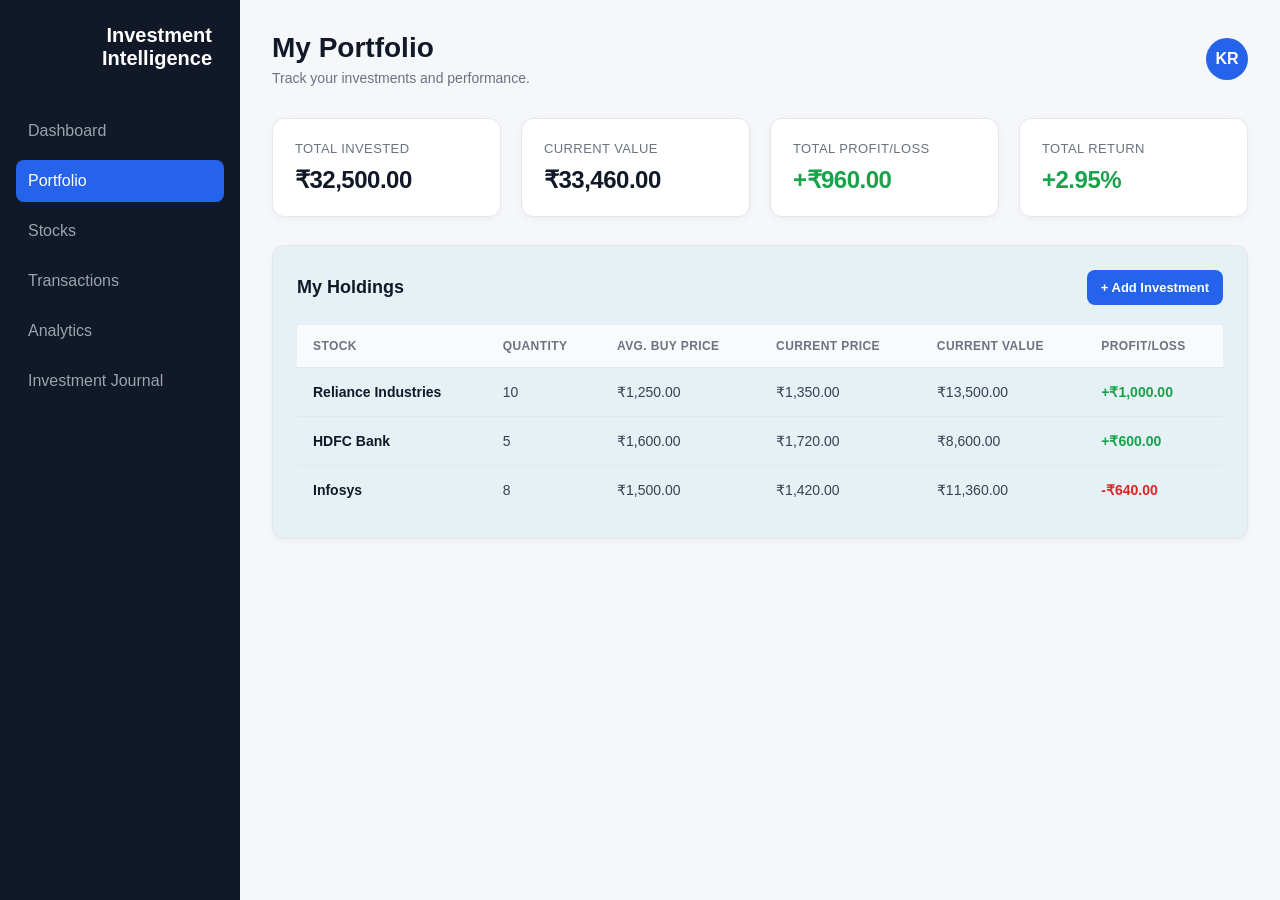
<file: portfolio.html>
<!DOCTYPE html>
<html lang="en">
<head>
    <meta charset="UTF-8">
    <meta name="viewport" content="width=device-width, initial-scale=1.0">

    <title>Portfolio | Investment Intelligence</title>

    <link rel="stylesheet" href="css/style.css">
</head>

<body>

    <!-- SIDEBAR -->
    <aside class="sidebar">
        <div class="logo">
            Investment Intelligence
        </div>

        <nav>
            <a href="index.html">Dashboard</a>
            <a href="portfolio.html" class="active">Portfolio</a>
            <a href="#">Stocks</a>
            <a href="#">Transactions</a>
            <a href="#">Analytics</a>
            <a href="#">Investment Journal</a>
        </nav>
    </aside>

    <!-- MAIN CONTENT -->
    <main class="main-content">

        <!-- HEADER -->
        <header class="topbar">
            <div class="page-heading">
                <h1>My Portfolio</h1>
                <p>Track your investments and performance.</p>
            </div>

            <div class="profile">
                <span>KR</span>
            </div>
        </header>

        <!-- PORTFOLIO SUMMARY -->
        <section class="portfolio-summary">

            <div class="summary-card">
                <p>Total Invested</p>
                <h2 id="total-invested">₹0.00</h2>
            </div>

            <div class="summary-card">
                <p>Current Value</p>
                <h2 id="current-value">₹0.00</h2>
            </div>

            <div class="summary-card">
                <p>Total Profit/Loss</p>
                <h2 id="total-profit">₹0.00</h2>
            </div>

            <div class="summary-card">
                <p>Total Return</p>
                <h2 id="total-return">0.00%</h2>
            </div>

        </section>

        <!-- HOLDINGS TABLE -->
        <section class="card">

            <div class="section-header">
                <h2>My Holdings</h2>

                <button type="button" id="add-investment-btn">
                    + Add Investment
                </button>
            </div>

            <div class="table-container">
                <table class="holdings-table">

                    <thead>
                        <tr>
                            <th>Stock</th>
                            <th>Quantity</th>
                            <th>Avg. Buy Price</th>
                            <th>Current Price</th>
                            <th>Current Value</th>
                            <th>Profit/Loss</th>
                        </tr>
                    </thead>

                    <tbody id="holdings-body">
                        <!-- JavaScript renders holdings here -->
                    </tbody>

                </table>
            </div>

        </section>

        <!-- ADD INVESTMENT FORM -->
        <section class="card" id="investment-form-section" hidden>

            <div class="section-header">
                <h2>Add Investment</h2>
            </div>

            <form id="investment-form">

                <div class="form-grid">

                    <div class="form-field">
                        <label for="stock-name">Stock Name</label>
                        <input
                            id="stock-name"
                            name="stockName"
                            type="text"
                            placeholder="e.g. Reliance Industries"
                            required
                        >
                    </div>

                    <div class="form-field">
                        <label for="quantity">Quantity</label>
                        <input
                            id="quantity"
                            name="quantity"
                            type="number"
                            min="1"
                            step="1"
                            placeholder="e.g. 10"
                            required
                        >
                    </div>

                    <div class="form-field">
                        <label for="buy-price">Average Buy Price (₹)</label>
                        <input
                            id="buy-price"
                            name="buyPrice"
                            type="number"
                            min="0.01"
                            step="0.01"
                            placeholder="e.g. 1250"
                            required
                        >
                    </div>

                    <div class="form-field">
                        <label for="current-price">Current Price (₹)</label>
                        <input
                            id="current-price"
                            name="currentPrice"
                            type="number"
                            min="0"
                            step="0.01"
                            placeholder="e.g. 1350"
                            required
                        >
                    </div>

                </div>

                <div class="form-actions">

                    <button type="submit" id="save-investment-btn">
                        Add Holding
                    </button>

                    <button type="button" id="cancel-investment-btn">
                        Cancel
                    </button>

                </div>

            </form>

        </section>

    </main>

    <!-- PORTFOLIO JAVASCRIPT -->
    <script src="js/portfolio.js"></script>

</body>
</html>
</file>
<file: css/style.css>
/* =========================
   RESET
========================= */

* {
    margin: 0;
    padding: 0;
    box-sizing: border-box;
}

body {
    font-family: Arial, sans-serif;
    background-color: #f5f7fa;
    color: #1f2937;
}


/* =========================
   SIDEBAR
========================= */

.sidebar {
    position: fixed;
    top: 0;
    left: 0;
    width: 240px;
    height: 100vh;
    background-color: #111827;
    color: white;
    padding: 24px 16px;
}

.logo {
    font-size: 20px;
    font-weight: bold;
    margin-bottom: 40px;
    text-align: right;  
    padding: 0 12px;
}


.sidebar nav {
    display: flex;
    flex-direction: column;
    gap: 8px;
}

.sidebar nav a {
    color: #9ca3af;
    text-decoration: none;
    padding: 12px;
    border-radius: 8px;
    transition: 1s;
}

.sidebar nav a:hover {
    background-color: #1f2937;
    color: white;
}

.sidebar nav a.active {
    background-color: #2563eb;
    color: white;
}


/* =========================
   MAIN CONTENT
========================= */

.main-content {
    margin-left: 240px;
    padding: 32px;
    min-height: 100vh;
}


/* =========================
   TOPBAR
========================= */

.topbar {
    display: flex;
    justify-content: space-between;
    align-items: center;
    margin-bottom: 32px;
}

.topbar h1 {
    font-size: 28px;
    margin-bottom: 6px;
}

.topbar p {
    color: #6b7280;
}

.profile {
    width: 42px;
    height: 42px;
    border-radius: 50%;
    background-color: #2563eb;
    color: white;
    display: flex;
    align-items: center;
    justify-content: center;
    font-weight: bold;
}

/* =========================
   PORTFOLIO SUMMARY
========================= */

.portfolio-summary {
    display: grid;
    grid-template-columns: repeat(4, 1fr);
    gap: 20px;
    margin-bottom: 28px;
}

.summary-card {
    background-color: #ffffff;
    padding: 22px;
    border-radius: 12px;
    border: 1px solid #e5e7eb;
    box-shadow: 0 2px 8px rgba(0, 0, 0, 0.04);
    transition: transform 0.2s ease, box-shadow 0.2s ease;
}

.summary-card:hover {
    transform: translateY(-2px);

    box-shadow: 0 5px 15px rgba(0, 0, 0, 0.08);
}

.summary-card p {
    color: #6b7280;
    font-size: 13px;
    font-weight: 500;
    margin-bottom: 10px;
    text-transform: uppercase;
    letter-spacing: 0.4px;
}

.summary-card h2 {
    font-size: 24px;
    font-weight: 700;
    color: #111827;
    letter-spacing: -0.5px;
}
/* 
FOR CARDS */
.card {
    background-color:rgb(229, 241, 245);
    padding: 24px;
    border-radius: 12px;
    border: 1px solid #e5e7eb;
    box-shadow: 0 2px 6px rgba(0, 0, 0, 0.04);
    margin-bottom: 24px;
}
.section-header{
    display:flex;
    justify-content:space-between;
    align-items: center;
    margin-bottom: 20px;
}
.section-header h2 {
    font-size: 18px;
    color:#111827;
}
.time-filter{
    display: flex;
    gap: 6px;
}
.time-filter button {
    border: 1px solid #e5e7eb;
    background-color: white;
    padding: 6px 10px;
    border-radius: 6px;
    font-size: 12px;
    cursor: pointer;
}
.time-filter button:hover{
    background-color: #f3f4f6;
   
}
.time-filter button.active {
    background-color: #2563eb;
    color: white;
    border-color: #2563eb;
}

    /* AND NOW I AM MAKING FOR CHART */
.chart-container{
    height: 300px;
    background-color: #ffffff;
    border-radius: 10px;
    border: 1px solid #f0f0f0;
    padding: 8px;
    display: flex;
    align-items: center;
    justify-content: center;
    color: #9ca3af;
}
.dashboard-grid {
    display: grid;
    grid-template-columns: 1fr 1fr;
    gap: 24px;

    margin-bottom: 24px;
}
.holding {
    display: flex;
    justify-content: space-between;
    align-items: center;

    padding: 14px 0;

    border-bottom: 1px solid #e5e7eb;
}
.holding:last-child {
    border-bottom: none;
}

.holding span:first-child {
    font-weight: 500;
    color: #374151;
}

.holding span:last-child {
    font-weight: 600;
    color: #111827;
}

.sector {
    display: flex;
    justify-content: space-between;
    align-items: center;

    padding: 12px 0;

    border-bottom: 1px solid #e5e7eb;
}

.sector:last-child {
    border-bottom: none;
}

.sector span:first-child {
    color: #374151;
}

.sector span:last-child {
    font-weight: 600;
    color: #111827;
}
.section-header a {
    color: #28a1e8;
    text-decoration: none;

    font-size: 13px;
}

.section-header a:hover {
    text-decoration: underline;
}






/* =========================
   TRANSACTIONS
========================= */
.transaction {
    display: flex;
    justify-content: space-between;
    align-items: center;

    padding: 16px 0;

    border-bottom: 1px solid #83ccf9;
}
.transaction:last-child {
    border-bottom: none;
}
.transaction span:first-child {
    font-weight: 500;
    color: #374151;
}
.transaction span:last-child {
    color: #6b7280;
    font-size: 14px;
}


/* =========================
  now it is the time of some  RESPONSIVE DESIGN hehehhe
========================= */

@media (max-width: 1000px) {

    .portfolio-summary {
        grid-template-columns: repeat(2, 1fr);
    }

    .dashboard-grid {
        grid-template-columns: 1fr;
    }

}


/* this is for mobile  */
@media (max-width: 700px) {

    .sidebar {
        position: static;

        width: 100%;
        height: auto;

        padding: 16px;
    }

    .logo {
        margin-bottom: 16px;
    }

    .sidebar nav {
        flex-direction: row;

        overflow-x: auto;
    }

    .sidebar nav a {
        white-space: nowrap;
    }

    .main-content {
        margin-left: 0;

        padding: 20px;
    }

    .portfolio-summary {
        grid-template-columns: 1fr;
    }

    .topbar h1 {
        font-size: 24px;
    }

    .chart-container {
        height: 250px;
    }

}

.positive {
    color: #16a34a !important;
}

.negative {
    color: #dc2626 !important;
}

.page-heading h1 {
    font-size: 28px;
    font-weight: 700;
    color: #111827;

    margin-bottom: 6px;
}

.page-heading p {
    color: #6b7280;
    font-size: 14px;
}



/* =========================
   HOLDINGS TABLE
========================= */

.table-container {
    width: 100%;
    overflow-x: auto;
}
.holdings-table {
    width: 100%;
    border-collapse: collapse;
    text-align: left;
    white-space: nowrap;
}
.holdings-table th {
    padding: 14px 16px;
    background-color: #f9fafb;
    color: #6b7280;
    font-size: 12px;
    text-transform: uppercase;
    letter-spacing: 0.4px;
    border-bottom: 1px solid #e5e7eb;
}
.holdings-table td {
    padding: 16px;
    font-size: 14px;
    border-bottom: 1px solid #e5e7eb;
    color: #374151;
}
.holdings-table tbody tr:hover {
    background-color: #f9fafb;
}
.holdings-table tbody tr:last-child td {
    border-bottom: none;
}
.holdings-table td:first-child {
    font-weight: 600;
    color: #111827;
}
.holdings-table td.positive {
    color: #16a34a;
    font-weight: 600;
}
.holdings-table td.negative {
    color: #dc2626;
    font-weight: 600;
}
#add-investment-btn {
    background-color: #2563eb;
    color: white;
    border: none;
    border-radius: 8px;
    padding: 10px 14px;
    font-size: 13px;
    font-weight: 600;
    cursor: pointer;
}
#add-investment-btn:hover {
    background-color: #1d4ed8;
}



/* =========================
   INVESTMENT FORM
========================= */

.form-grid {
    display: grid;
    grid-template-columns: repeat(2, minmax(0, 1fr));
    gap: 20px;
}

.form-field {
    display: flex;
    flex-direction: column;
    gap: 8px;
}

.form-field label {
    font-size: 13px;
    font-weight: 600;
    color: #374151;
}

.form-field input {
    width: 100%;
    padding: 11px 12px;
    border: 1px solid #d1d5db;
    border-radius: 8px;
    font-size: 14px;
}

.form-field input:focus {
    outline: 2px solid #bfdbfe;
    border-color: #2563eb;
}

.form-actions {
    display: flex;
    gap: 12px;
    margin-top: 22px;
}

#save-investment-btn,
#cancel-investment-btn {
    padding: 10px 16px;
    border-radius: 8px;
    font-size: 13px;
    font-weight: 600;
    cursor: pointer;
}

#save-investment-btn {
    background-color: #2563eb;
    color: white;
    border: none;
}

#cancel-investment-btn {
    background-color: white;
    color: #374151;
    border: 1px solid #d1d5db;
}

@media (max-width: 700px) {
    .form-grid {
        grid-template-columns: 1fr;
    }
}
</file>
